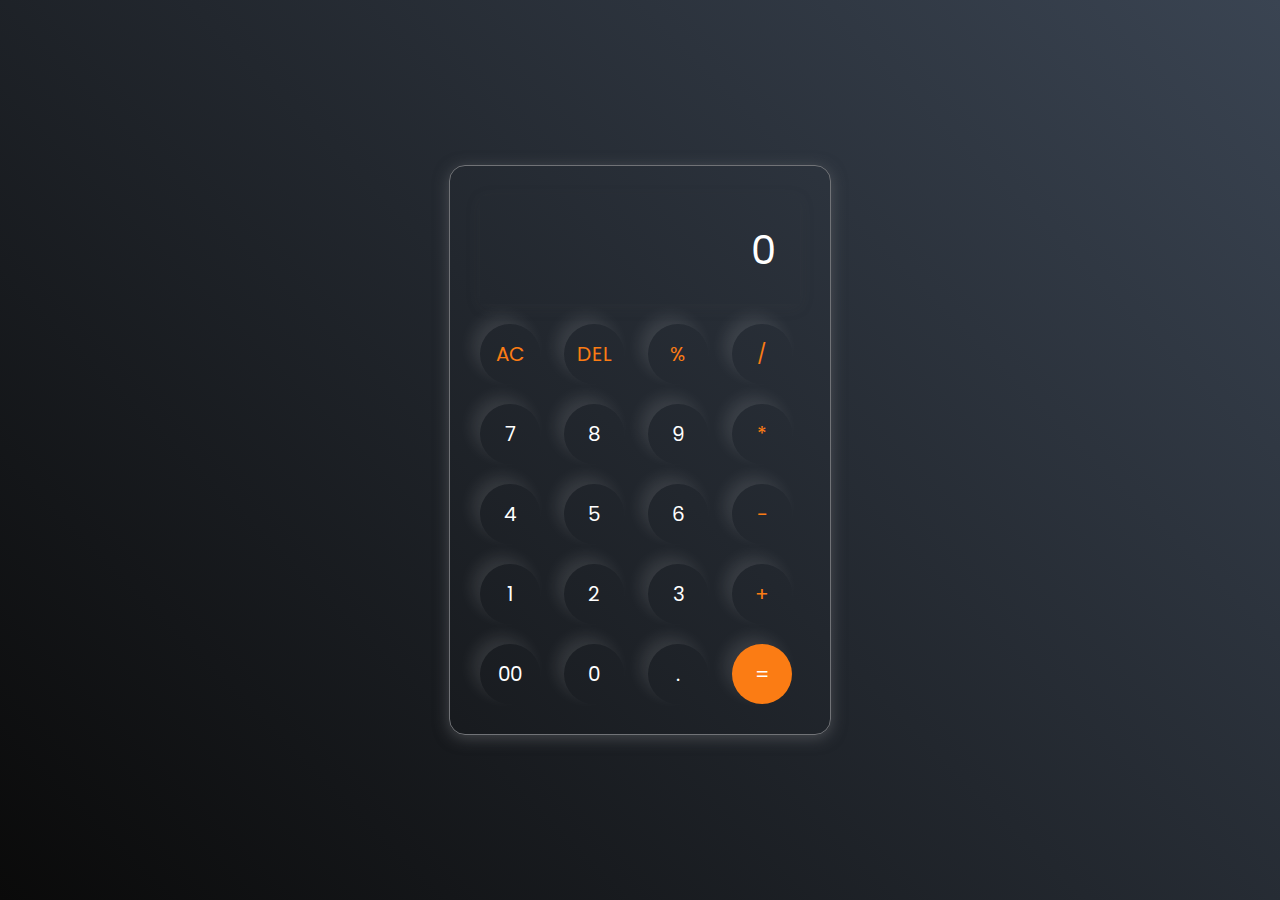
<file: Calculator - Assignment 2/index.html>
<!DOCTYPE html>
<html lang="en">
<head>
  <meta charset="UTF-8">
  <meta name="viewport" content="width=device-width, initial-scale=1.0">
  <link rel="stylesheet" href="style.css">
  <title>Calculator</title>
</head>
<body>
  <div class="calculator">
    <input type="text" placeholder="0" id="inputBox">
    <div>
      <button class="operator">AC</button>
      <button class="operator">DEL</button>
      <button class="operator">%</button>
      <button class="operator">/</button>
    </div>
    <div>
      <button>7</button>
      <button>8</button>
      <button>9</button>
      <button class="operator">*</button>
    </div>
    <div>
      <button>4</button>
      <button>5</button>
      <button>6</button>
      <button class="operator">-</button>
    </div>
    <div>
      <button>1</button>
      <button>2</button>
      <button>3</button>
      <button class="operator">+</button>
    </div>
    <div>
      <button>00</button>
      <button>0</button>
      <button>.</button>
      <button class="equalbtn">=</button>
    </div>
  </div>
  <script src="script.js"></script>
</body>
</html>
</file>
<file: Calculator - Assignment 2/style.css>
@import url('https://fonts.googleapis.com/css2?family=Poppins:wght@500&display=swap');

*{
  margin: 0;
  padding: 0;
  box-sizing: border-box;
  font-family: 'Poppins', sans-serif;
}

body{
  width: 100%;
  height: 100vh;
  display: flex;
  justify-content: center;
  align-items: center;
  background: linear-gradient(45deg, #0a0a0a, #3a4452);
}

.calculator{
  border: 1px solid #717377;
  padding: 20px;
  border-radius: 16px;
  background: transparent;
  box-shadow: 0px 3px 15px rgba(113, 115, 119, 0.5);
}

input{
  width: 320px;
  border: none;
  padding: 24px;
  margin: 10px;
  background: transparent;
  box-shadow: 0px 3px 15px rgba(84, 84, 84, 0.1);
  font-size: 40px;
  text-align: right;
  cursor: pointer;
  color: #ffffff;
}

input::placeholder{
  color: #ffffff;
}

button{
  border: none;
  width: 60px;
  height: 60px;
  margin: 10px;
  border-radius: 50%;
  background: transparent;
  color: #ffffff;
  font-size: 20px;
  box-shadow: -8px -8px 15px rgba(255, 255, 255, 0.1);
  cursor: pointer;
}

.equalbtn{
  background-color: #fb7c14;
}

.operator{
  color: #fb7c14;
}
</file>
